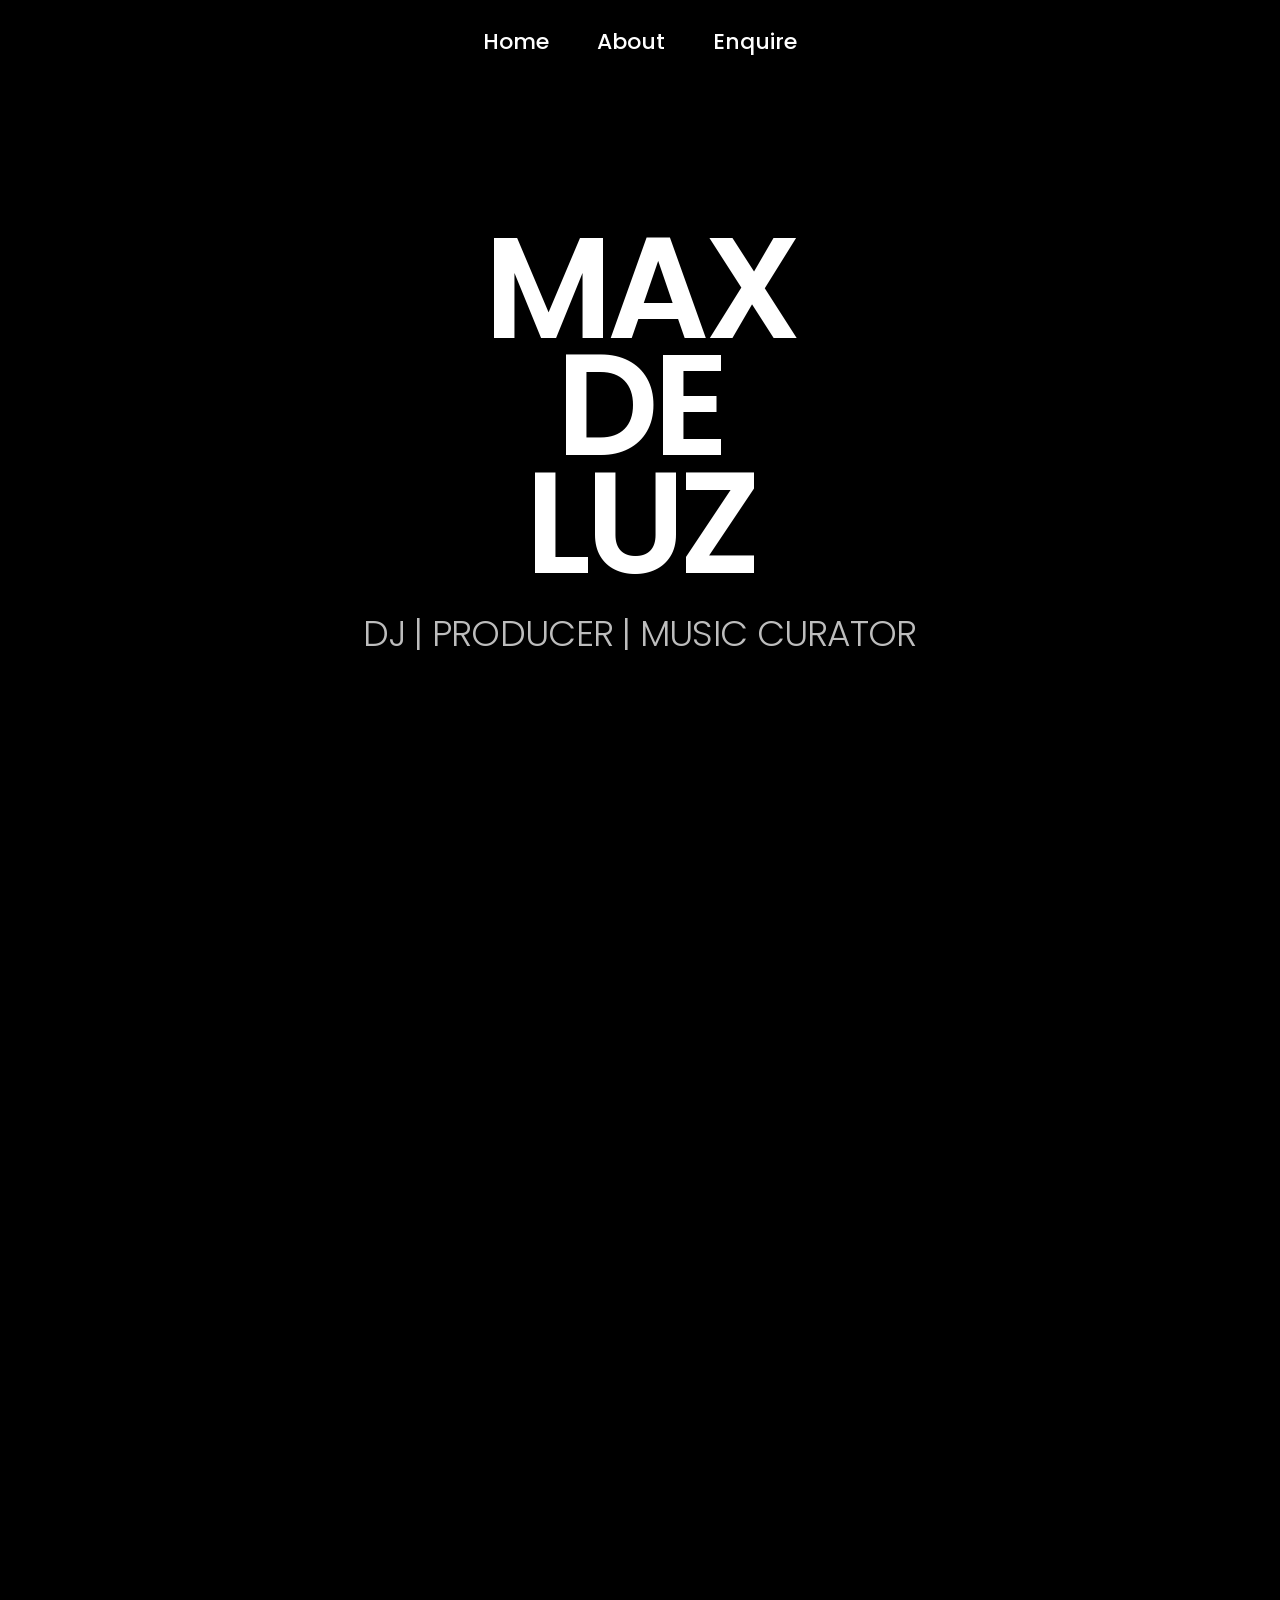
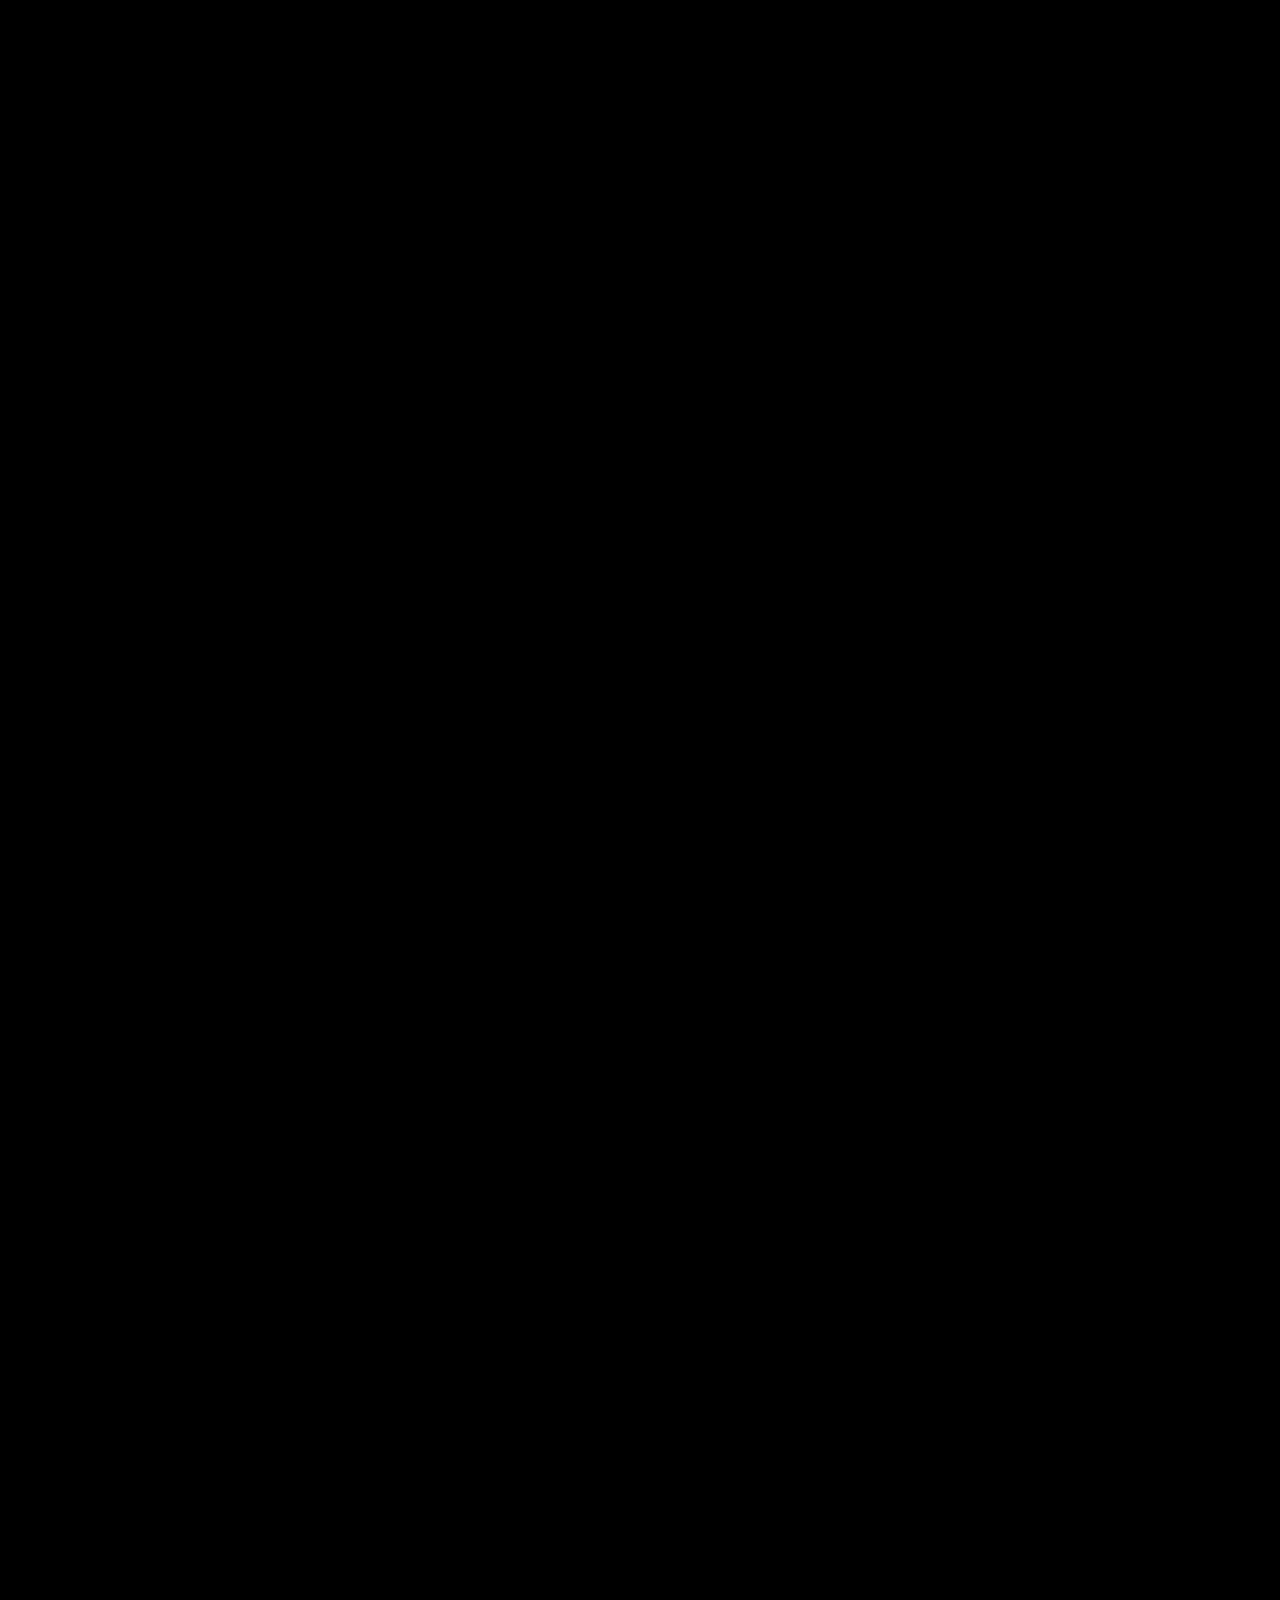
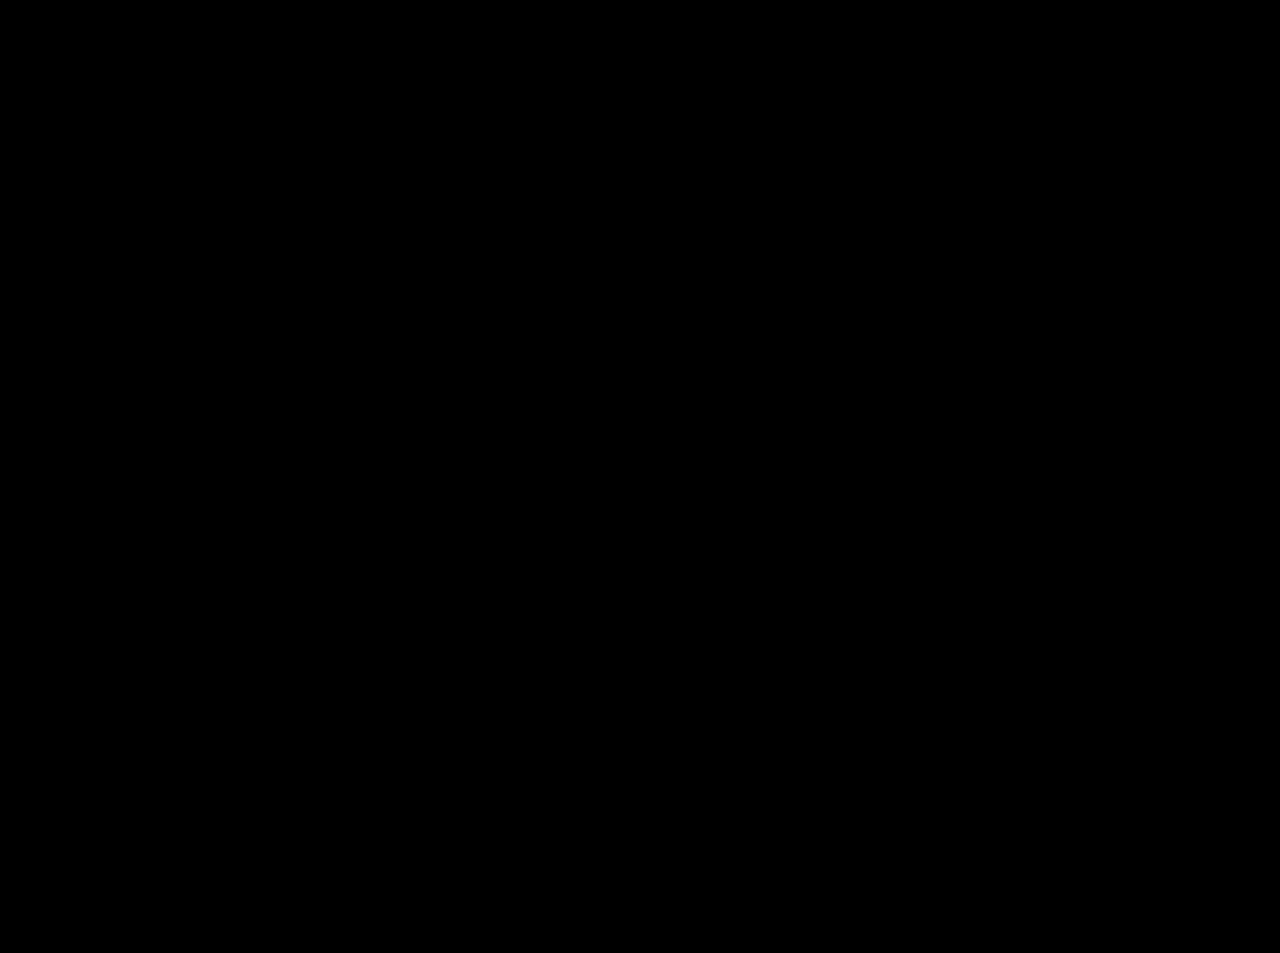
<file: index.html>
<!DOCTYPE html>
<html lang="en">
<head>
<meta charset="UTF-8">
<meta name="viewport" content="width=device-width, initial-scale=1.0">
<title>Max de Luz</title>
<link rel="preconnect" href="https://fonts.googleapis.com">
<link rel="preconnect" href="https://fonts.gstatic.com" crossorigin>
<link href="https://fonts.googleapis.com/css2?family=Poppins:wght@200;300;500;600&display=swap" rel="stylesheet">
<link rel="stylesheet" href="style.css">
</head>
<body>
<nav><a href="index.html">Home</a><a href="about.html">About</a><a href="enquire.html">Enquire</a></nav>
<section class="hero"><div class="logo">MAX<br>DE<br>LUZ</div><div class="subtitle">DJ | PRODUCER | MUSIC CURATOR</div></section>
<section class="belt fade"><div><h3>Music</h3><p>I believe the best DJ sets tell a story. With an intuitive understanding of energy and flow, I guide audiences through carefully crafted musical journeys that build excitement, create tension and invite surrender to the moment. Eclectic yet refined, my sets blend timeless influences with unexpected discoveries, delivered with understated confidence and a distinctive sense of style. </p></div></section>
<section class="belt fade"><div><h3>Production</h3><p>The technical details that allow an experience to unfold seamlessly. Combining creative sensitivity with years of live sound and production expertise, I bring the precision behind exceptional events, from PA systems and lighting to the effortless delivery of every detail.</p></div></section>
<section class="belt fade"><div><h3>Private Events</h3><p>I provide thoughtfully curated DJ experiences for private events, shaped with sensitivity to the moment and delivered with elegance, style and effortless professionalism.</p></div></section>
<section class="belt fade enquire-belt"><div><h3>Enquire</h3><p><a class="enquire-link" href="enquire.html">Enquiries and booking</a></p></div></section>
<script src="script.js"></script>
</body></html>
</file>
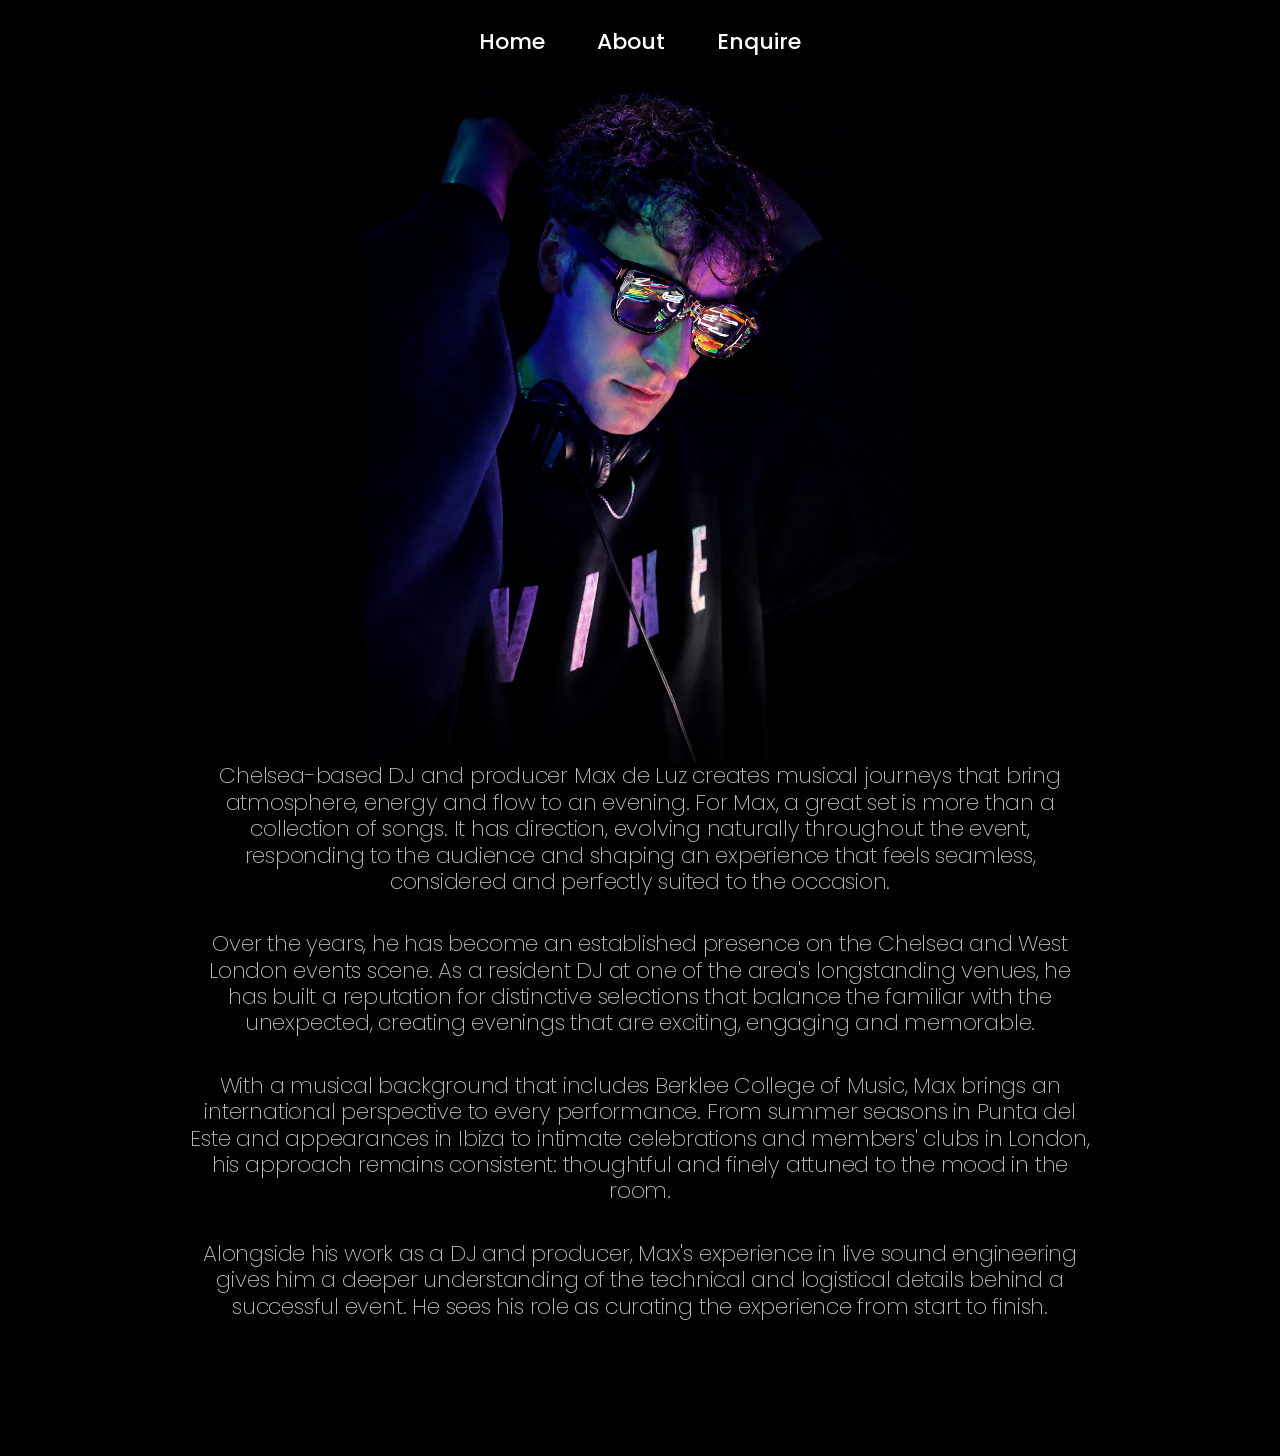
<file: about.html>
<!DOCTYPE html>
<html lang="en">
<head>
    <meta charset="UTF-8">
    <meta name="viewport" content="width=device-width, initial-scale=1.0">
    <title>About | Max de Luz</title>

    <link rel="preconnect" href="https://fonts.googleapis.com">
    <link rel="preconnect" href="https://fonts.gstatic.com" crossorigin>

    <link href="https://fonts.googleapis.com/css2?family=Poppins:wght@200;300;500;600&display=swap" rel="stylesheet">

    <link rel="stylesheet" href="style.css">
</head>

<body>

    <nav>
        <a href="index.html">Home</a>
        <a href="about.html">About</a>
        <a href="enquire.html">Enquire</a>
    </nav>

    <main class="about-page">

        <div class="about-image">
            <img src="about-photo.png" alt="Max de Luz DJing">
        </div>

        <div class="about-copy">
            <p>
                Chelsea-based DJ and producer Max de Luz creates musical journeys that bring atmosphere, energy and flow to an evening. For Max, a great set is more than a collection of songs. It has direction, evolving naturally throughout the event, responding to the audience and shaping an experience that feels seamless, considered and perfectly suited to the occasion.
            </p>

            <p>
                Over the years, he has become an established presence on the Chelsea and West London events scene. As a resident DJ at one of the area's longstanding venues, he has built a reputation for distinctive selections that balance the familiar with the unexpected, creating evenings that are exciting, engaging and memorable.
            </p>

            <p>
                With a musical background that includes Berklee College of Music, Max brings an international perspective to every performance. From summer seasons in Punta del Este and appearances in Ibiza to intimate celebrations and members' clubs in London, his approach remains consistent: thoughtful and finely attuned to the mood in the room.
            </p>

            <p>
                Alongside his work as a DJ and producer, Max's experience in live sound engineering gives him a deeper understanding of the technical and logistical details behind a successful event. He sees his role as curating the experience from start to finish.
            </p>
        </div>

    </main>

</body>
</html>
</file>
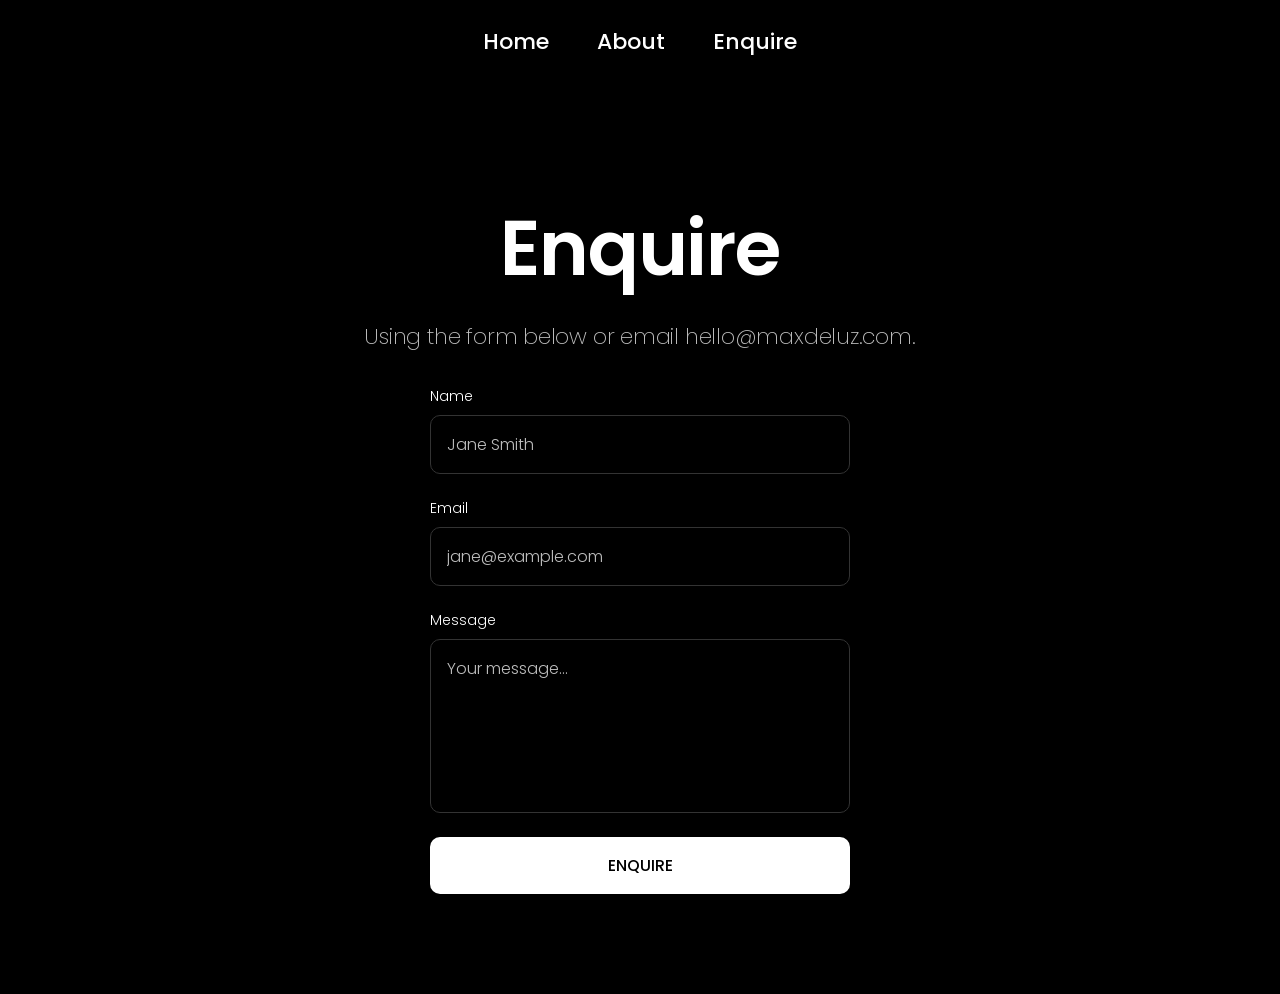
<file: enquire.html>
<!DOCTYPE html><html lang="en"><head><meta charset="UTF-8"><meta name="viewport" content="width=device-width, initial-scale=1.0"><title>Enquire | Max de Luz</title><link rel="preconnect" href="https://fonts.googleapis.com"><link rel="preconnect" href="https://fonts.gstatic.com" crossorigin><link href="https://fonts.googleapis.com/css2?family=Poppins:wght@200;300;500;600&display=swap" rel="stylesheet"><link rel="stylesheet" href="style.css"></head><body><nav><a href="index.html">Home</a><a href="about.html">About</a><a href="enquire.html">Enquire</a></nav><main class="enquire-page"><h1>Enquire</h1><p class="intro">Using the form below or email hello@maxdeluz.com.</p><form class="enquiry-form"><label>Name</label><input type="text" placeholder="Jane Smith"><label>Email</label><input type="email" placeholder="jane@example.com"><label>Message</label><textarea placeholder="Your message..."></textarea><button type="submit">ENQUIRE</button></form></main></body></html>
</file>
<file: style.css>
body{
    margin:0;
    background:#000;
    color:#fff;
    font-family:Poppins,sans-serif;
}

nav{
    position:fixed;
    top:0;
    left:0;
    width:100%;
    padding:25px 0;
    background:#000;
    text-align:center;
    z-index:1000;
}

nav a{
    color:#fff;
    text-decoration:none;
    margin:0 24px;
    font-size:22px;
    font-weight:500;
}

section{
    min-height:85vh;
    display:flex;
    justify-content:center;
    align-items:center;
    text-align:center;
    padding:20px;
}

.hero{
    min-height:95vh;
    display:flex;
    flex-direction:column;
    justify-content:center;
    align-items:center;
    text-align:center;
    padding:18px 20px 40px;
}
.logo{
    text-transform:uppercase;
    font-size:143px;
    font-weight:600;
    line-height:.82;
    letter-spacing:-.04em;
}

.subtitle{
    margin-top:24px;
    color:#BDBDBD;
    font-size:36px;
    font-weight:300;
    letter-spacing:-.02em;
}

.belt h3,
.about-page h1,
.enquire-page h1{
    font-size:76px;
    font-weight:600;
    letter-spacing:-.02em;
    margin-bottom:18px;
}

.belt div{
    max-width:900px;
}

.belt p,
.enquire-link{
    font-size:22px;
    font-weight:300;
    color:#BDBDBD;
    line-height:1.2;
}

.enquire-link{
    text-decoration:underline;
    text-underline-offset:5px;
    text-decoration-thickness:1px;
    transition:color .25s ease;
}

.enquire-link:hover{
    color:#fff;
}

.fade{
    opacity:0;
    transform:translateY(20px);
    transition:
        opacity .45s ease,
        transform .45s ease;
    will-change: opacity, transform;
}

.fade.visible{
    opacity:1;
    transform:translateY(0);
}
.about-page{
    padding:30px 20px 100px;
    display:flex;
    flex-direction:column;
    align-items:center;
}

.enquire-page{
    padding:140px 20px 100px;
    display:flex;
    flex-direction:column;
    align-items:center;
}
.about-copy,
.intro{
    max-width:900px;
}

.about-copy p,
.intro{
    font-size:22px;
    font-weight:200;
    color:#BDBDBD;
    line-height:1.2;
    letter-spacing:-.01em;
    text-align:center;
    margin:0 0 36px;
}

.enquiry-form{
    width:100%;
    max-width:420px;
    display:flex;
    flex-direction:column;
}

.enquiry-form label{
    font-size:14px;
    font-weight:300;
    color:#fff;
    margin-bottom:8px;
}

.enquiry-form input,
.enquiry-form textarea{
    background:#000;
    border:1px solid #333;
    border-radius:10px;
    padding:16px;
    font-family:Poppins,sans-serif;
    font-size:16px;
    font-weight:300;
    color:#fff;
    margin-bottom:24px;
}

.enquiry-form input::placeholder,
.enquiry-form textarea::placeholder{
    color:#BDBDBD;
}

.enquiry-form textarea{
    height:140px;
    resize:none;
}

button{
    background:#fff;
    color:#000;
    border:none;
    border-radius:10px;
    padding:16px;
    font-family:Poppins,sans-serif;
    font-size:16px;
    font-weight:500;
    cursor:pointer;
    transition:opacity .2s;
}

button:hover{
    opacity:.85;
}

.about-image{
    margin-top:-36;
    display:flex;
    justify-content:center;
}

.about-image img{
    width:100%;
    max-width:550px;
    height:auto;
    display:block;
}

@media(max-width:768px){

    nav a{
        font-size:18px;
        margin:0 14px;
    }

    section{
        min-height:90vh;
    }

    .hero{
        min-height:75vh;
    }

    .logo{
        font-size:88px;
    }

    .subtitle{
        font-size:24px;
        margin-top:18px;
    }

    .belt h3,
    .about-page h1,
    .enquire-page h1{
        font-size:48px;
    }

    .belt div,
    .about-copy,
    .intro,
    .enquiry-form{
        max-width:90%;
    }

    .belt p,
    .enquire-link,
    .about-copy p,
    .intro{
        font-size:18px;
    }

    .about-image{
        margin-top:0;
    }

    .about-image img{
        max-width:100%;
    }
}
</file>
